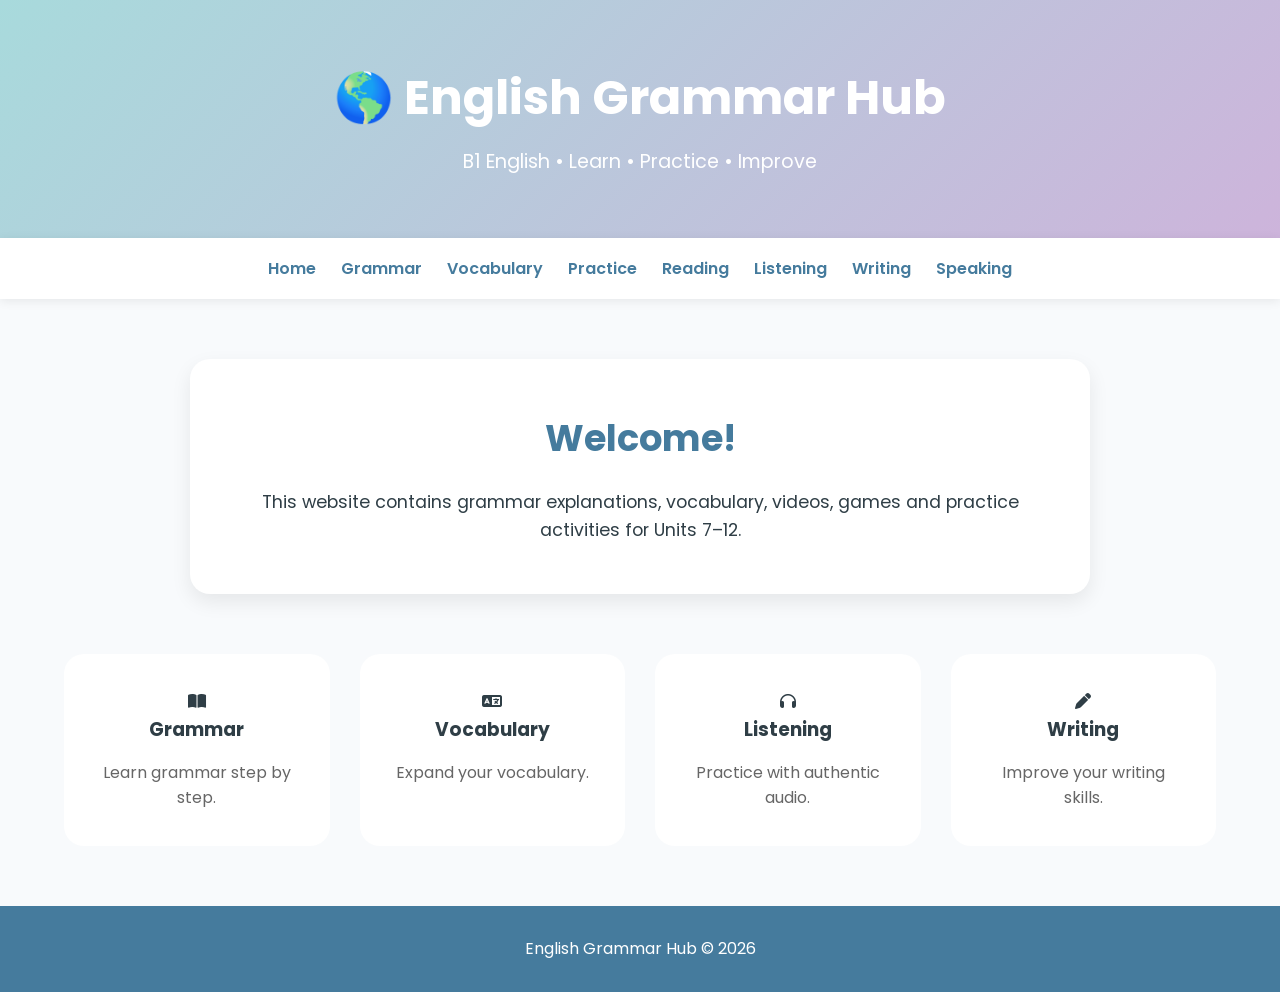
<file: index.html>
<!DOCTYPE html>
<html lang="en">
<head>
    <meta charset="UTF-8">
    <meta name="viewport" content="width=device-width, initial-scale=1.0">
    <title>English Grammar Hub</title>

    <!-- Google Fonts -->
    <link href="https://fonts.googleapis.com/css2?family=Poppins:wght@300;400;600;700&display=swap" rel="stylesheet">

    <!-- Font Awesome Icons -->
    <link rel="stylesheet" href="https://cdnjs.cloudflare.com/ajax/libs/font-awesome/6.5.2/css/all.min.css">

    <!-- CSS -->
    <link rel="stylesheet" href="styles.css">
</head>

<body>

<header>
    <h1>🌎 English Grammar Hub</h1>
    <p>B1 English • Learn • Practice • Improve</p>
</header>

<nav>

<a href="index.html">Home</a>

<a href="grammar.html">Grammar</a>

<a href="vocabulary.html">Vocabulary</a>

<a href="practice.html">Practice</a>

<a href="reading.html">Reading</a>

<a href="listening.html">Listening</a>

<a href="writing.html">Writing</a>

<a href="speaking.html">Speaking</a>
    
</nav>

<section class="hero">

    <h2>Welcome!</h2>

    <p>
        This website contains grammar explanations, vocabulary,
        videos, games and practice activities for Units 7–12.
    </p>

</section>

<section class="cards">

    <div class="card">
        <i class="fa-solid fa-book-open"></i>
        <h3>Grammar</h3>
        <p>Learn grammar step by step.</p>
    </div>

    <div class="card">
        <i class="fa-solid fa-language"></i>
        <h3>Vocabulary</h3>
        <p>Expand your vocabulary.</p>
    </div>

    <div class="card">
        <i class="fa-solid fa-headphones"></i>
        <h3>Listening</h3>
        <p>Practice with authentic audio.</p>
    </div>

    <div class="card">
        <i class="fa-solid fa-pen"></i>
        <h3>Writing</h3>
        <p>Improve your writing skills.</p>
    </div>

</section>

<footer>

<p>
English Grammar Hub © 2026
</p>

</footer>


<script src="script.js"></script>

</body>

</html>
</file>
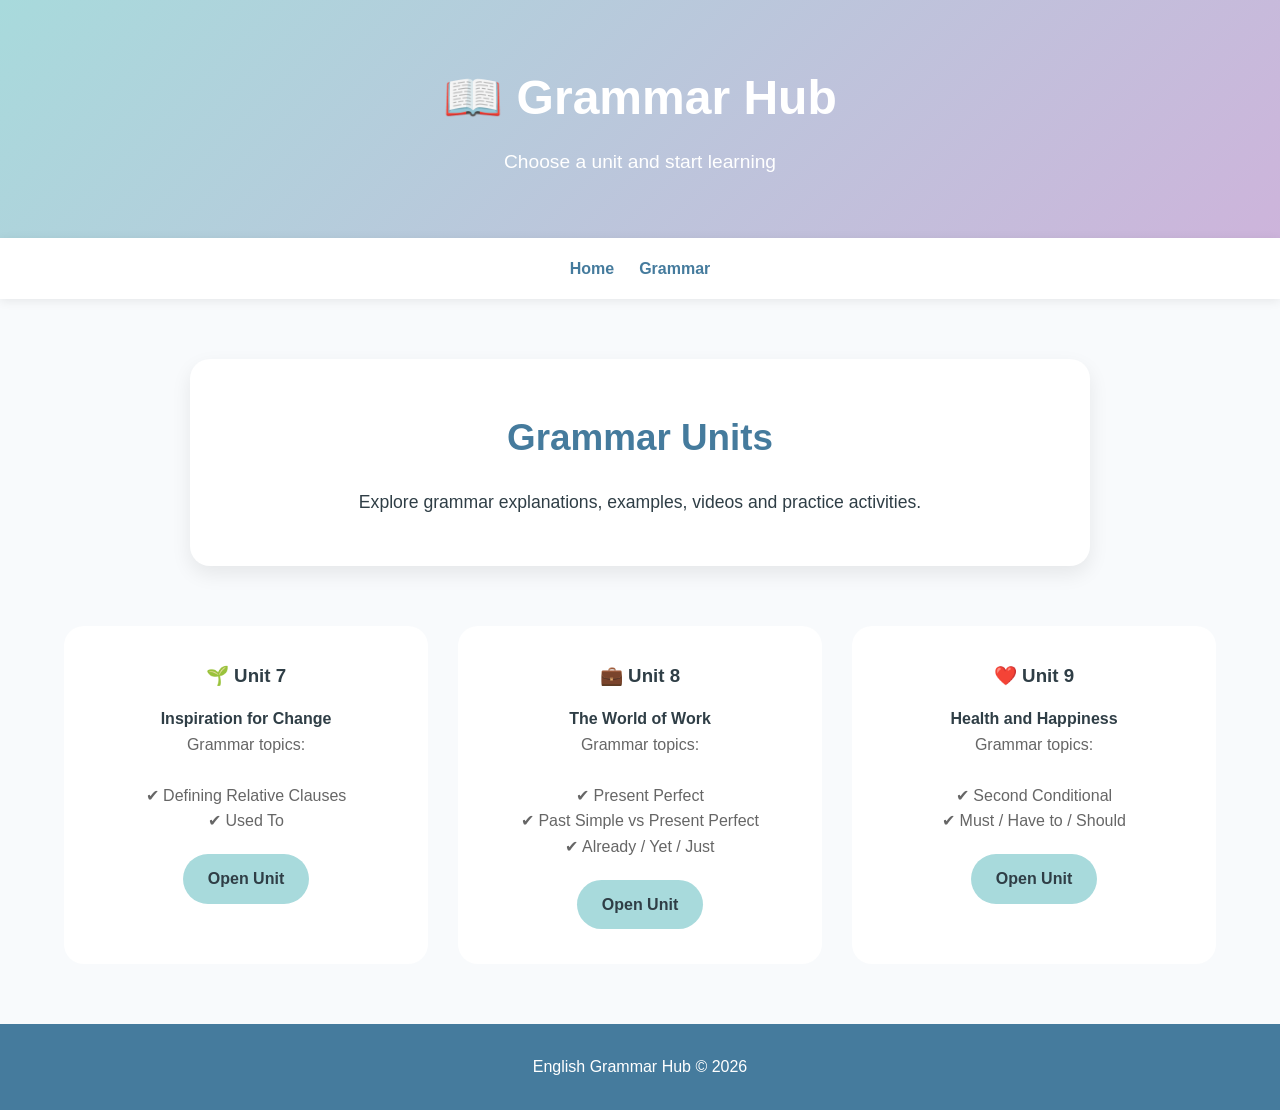
<file: grammar.html>
<!DOCTYPE html>
<html lang="en">

<head>

<meta charset="UTF-8">

<meta name="viewport" content="width=device-width, initial-scale=1.0">

<title>Grammar | English Grammar Hub</title>

<link rel="stylesheet" href="styles.css">

</head>


<body>


<header>

<h1>📖 Grammar Hub</h1>

<p>Choose a unit and start learning</p>

</header>



<nav>

<a href="index.html">Home</a>

<a href="grammar.html">Grammar</a>

</nav>




<section class="hero">

<h2>Grammar Units</h2>

<p>
Explore grammar explanations, examples,
videos and practice activities.
</p>

</section>




<section class="cards">


<div class="card">

<h3>🌱 Unit 7</h3>

<h4>Inspiration for Change</h4>

<p>

Grammar topics:

<br><br>

✔ Defining Relative Clauses

<br>

✔ Used To

</p>


<a class="button" href="unit7.html">
Open Unit
</a>


</div>





<div class="card">

<h3>💼 Unit 8</h3>

<h4>The World of Work</h4>

<p>

Grammar topics:

<br><br>

✔ Present Perfect

<br>

✔ Past Simple vs Present Perfect

<br>

✔ Already / Yet / Just

</p>


<a class="button" href="unit8.html">
Open Unit
</a>


</div>





<div class="card">

<h3>❤️ Unit 9</h3>

<h4>Health and Happiness</h4>

<p>

Grammar topics:

<br><br>

✔ Second Conditional

<br>

✔ Must / Have to / Should

</p>


<a class="button" href="unit9.html">
Open Unit
</a>


</div>



</section>




<footer>

<p>
English Grammar Hub © 2026
</p>

</footer>



</body>

</html>
</file>
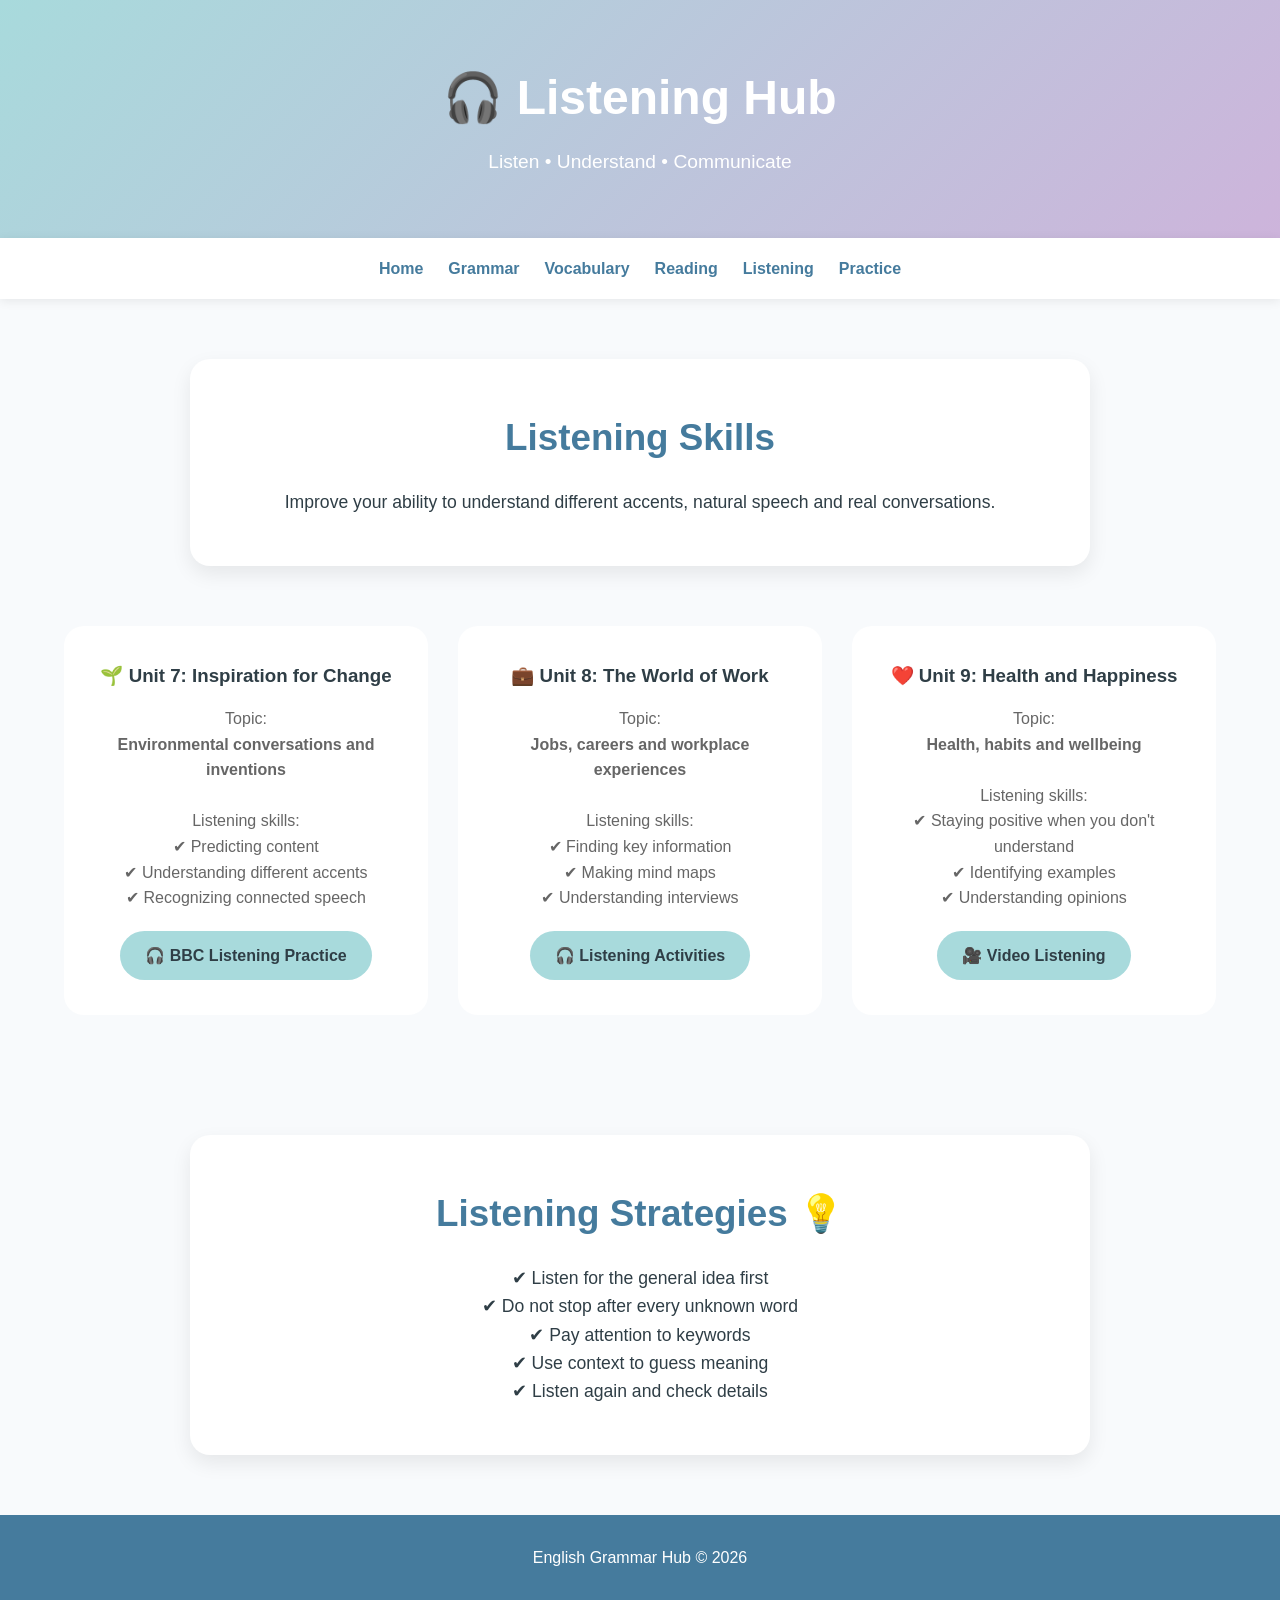
<file: listening.html>
<!DOCTYPE html>
<html lang="en">

<head>

<meta charset="UTF-8">

<meta name="viewport" content="width=device-width, initial-scale=1.0">

<title>Listening | English Grammar Hub</title>

<link rel="stylesheet" href="styles.css">

</head>


<body>


<header>

<h1>🎧 Listening Hub</h1>

<p>Listen • Understand • Communicate</p>

</header>




<nav>

<a href="index.html">Home</a>

<a href="grammar.html">Grammar</a>

<a href="vocabulary.html">Vocabulary</a>

<a href="reading.html">Reading</a>

<a href="listening.html">Listening</a>

<a href="practice.html">Practice</a>

</nav>





<section class="hero">

<h2>Listening Skills</h2>

<p>

Improve your ability to understand different accents,
natural speech and real conversations.

</p>

</section>





<section class="cards">



<div class="card">

<h3>🌱 Unit 7: Inspiration for Change</h3>

<p>

Topic:

<br>

<strong>Environmental conversations and inventions</strong>

<br><br>

Listening skills:

<br>

✔ Predicting content

<br>

✔ Understanding different accents

<br>

✔ Recognizing connected speech

</p>


<a class="button"

href="https://www.bbc.co.uk/learningenglish"

target="_blank">

🎧 BBC Listening Practice

</a>


</div>







<div class="card">

<h3>💼 Unit 8: The World of Work</h3>

<p>

Topic:

<br>

<strong>Jobs, careers and workplace experiences</strong>

<br><br>

Listening skills:

<br>

✔ Finding key information

<br>

✔ Making mind maps

<br>

✔ Understanding interviews

</p>


<a class="button"

href="https://learnenglish.britishcouncil.org/skills/listening"

target="_blank">

🎧 Listening Activities

</a>


</div>








<div class="card">

<h3>❤️ Unit 9: Health and Happiness</h3>

<p>

Topic:

<br>

<strong>Health, habits and wellbeing</strong>

<br><br>

Listening skills:

<br>

✔ Staying positive when you don't understand

<br>

✔ Identifying examples

<br>

✔ Understanding opinions

</p>


<a class="button"

href="https://www.youtube.com/@bbclearningenglish"

target="_blank">

🎥 Video Listening

</a>


</div>



</section>







<section class="hero">

<h2>Listening Strategies 💡</h2>


<p>

✔ Listen for the general idea first

<br>

✔ Do not stop after every unknown word

<br>

✔ Pay attention to keywords

<br>

✔ Use context to guess meaning

<br>

✔ Listen again and check details

</p>


</section>






<footer>

<p>

English Grammar Hub © 2026

</p>

</footer>



</body>

</html>
</file>
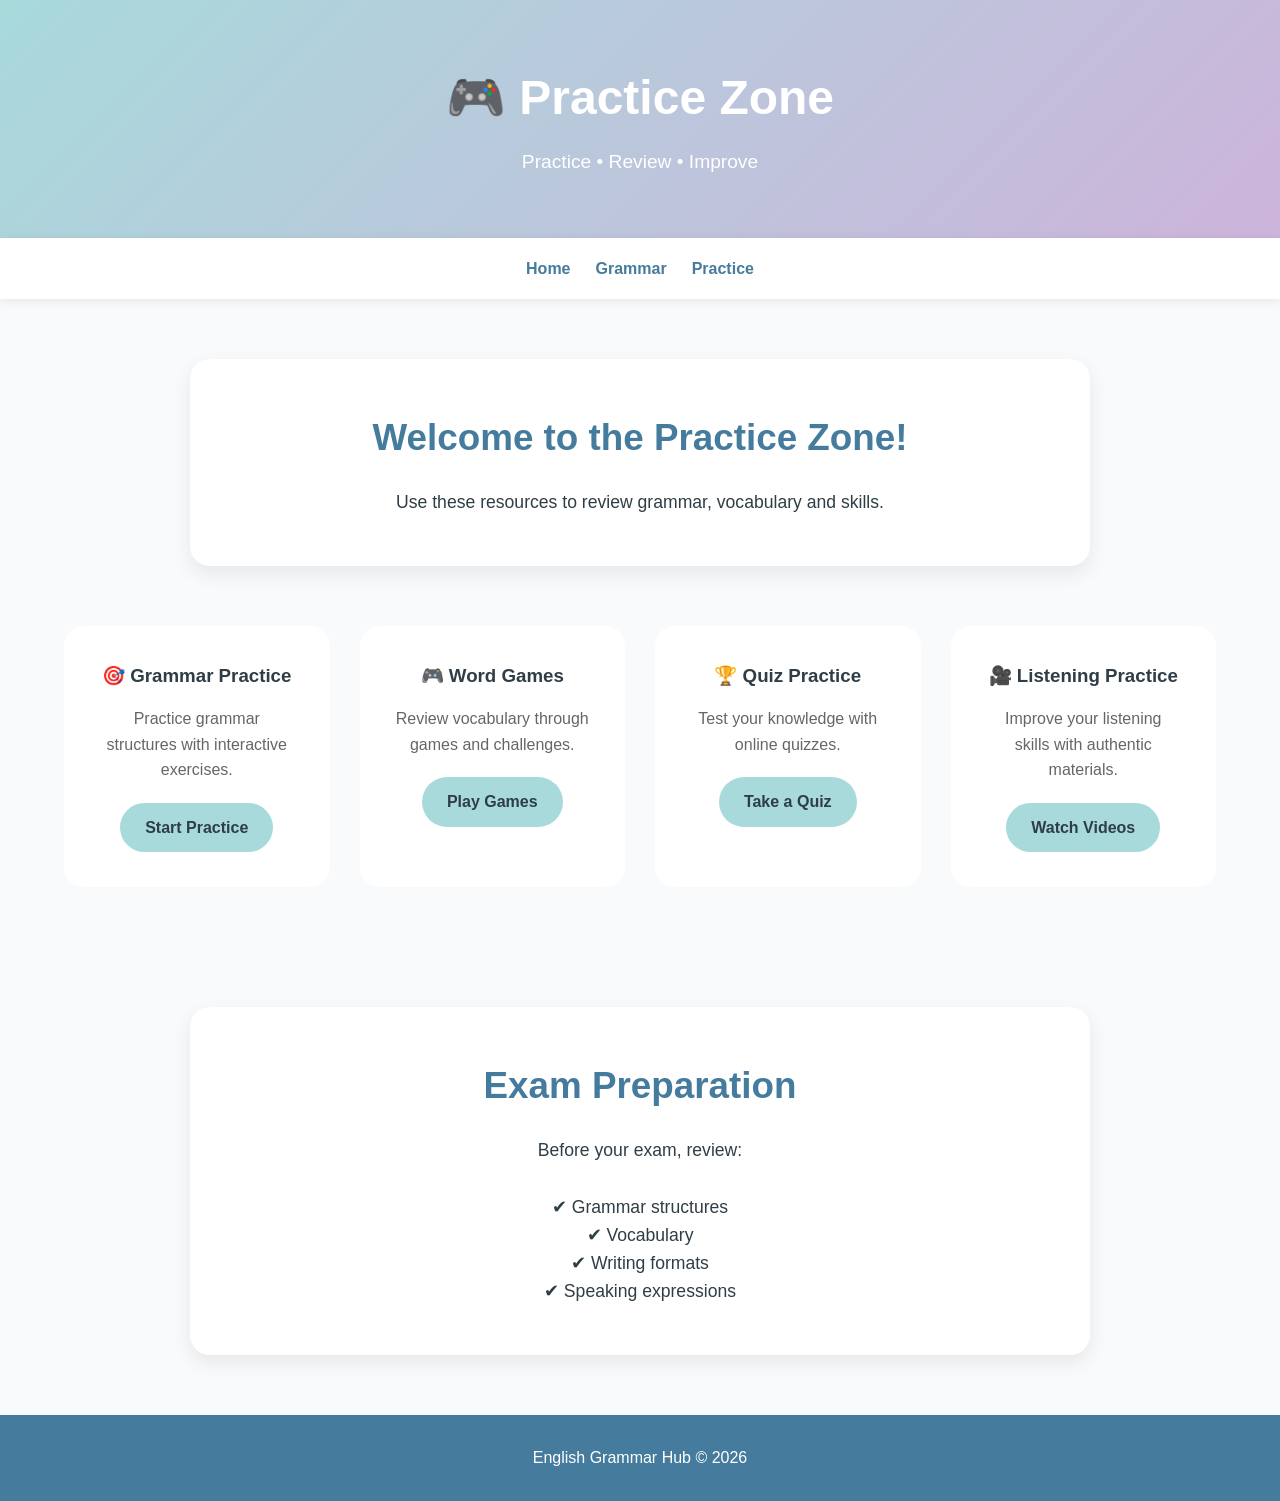
<file: practice.html>
<!DOCTYPE html>
<html lang="en">

<head>

<meta charset="UTF-8">

<meta name="viewport" content="width=device-width, initial-scale=1.0">

<title>Practice | English Grammar Hub</title>

<link rel="stylesheet" href="styles.css">

</head>


<body>


<header>

<h1>🎮 Practice Zone</h1>

<p>Practice • Review • Improve</p>

</header>



<nav>

<a href="index.html">Home</a>

<a href="grammar.html">Grammar</a>

<a href="practice.html">Practice</a>

</nav>




<section class="hero">

<h2>Welcome to the Practice Zone!</h2>

<p>

Use these resources to review grammar,
vocabulary and skills.

</p>

</section>




<section class="cards">



<div class="card">

<h3>🎯 Grammar Practice</h3>

<p>

Practice grammar structures with interactive exercises.

</p>


<a class="button"

href="https://www.perfect-english-grammar.com/grammar-exercises.html"

target="_blank">

Start Practice

</a>

</div>





<div class="card">

<h3>🎮 Word Games</h3>

<p>

Review vocabulary through games and challenges.

</p>


<a class="button"

href="https://wordwall.net/"

target="_blank">

Play Games

</a>

</div>





<div class="card">

<h3>🏆 Quiz Practice</h3>

<p>

Test your knowledge with online quizzes.

</p>


<a class="button"

href="https://quizizz.com/"

target="_blank">

Take a Quiz

</a>

</div>





<div class="card">

<h3>🎥 Listening Practice</h3>

<p>

Improve your listening skills with authentic materials.

</p>


<a class="button"

href="https://www.youtube.com/@bbclearningenglish"

target="_blank">

Watch Videos

</a>

</div>



</section>





<section class="hero">


<h2>Exam Preparation</h2>


<p>

Before your exam, review:

<br><br>

✔ Grammar structures

<br>

✔ Vocabulary

<br>

✔ Writing formats

<br>

✔ Speaking expressions

</p>


</section>





<footer>

<p>

English Grammar Hub © 2026

</p>

</footer>



</body>

</html>
</file>
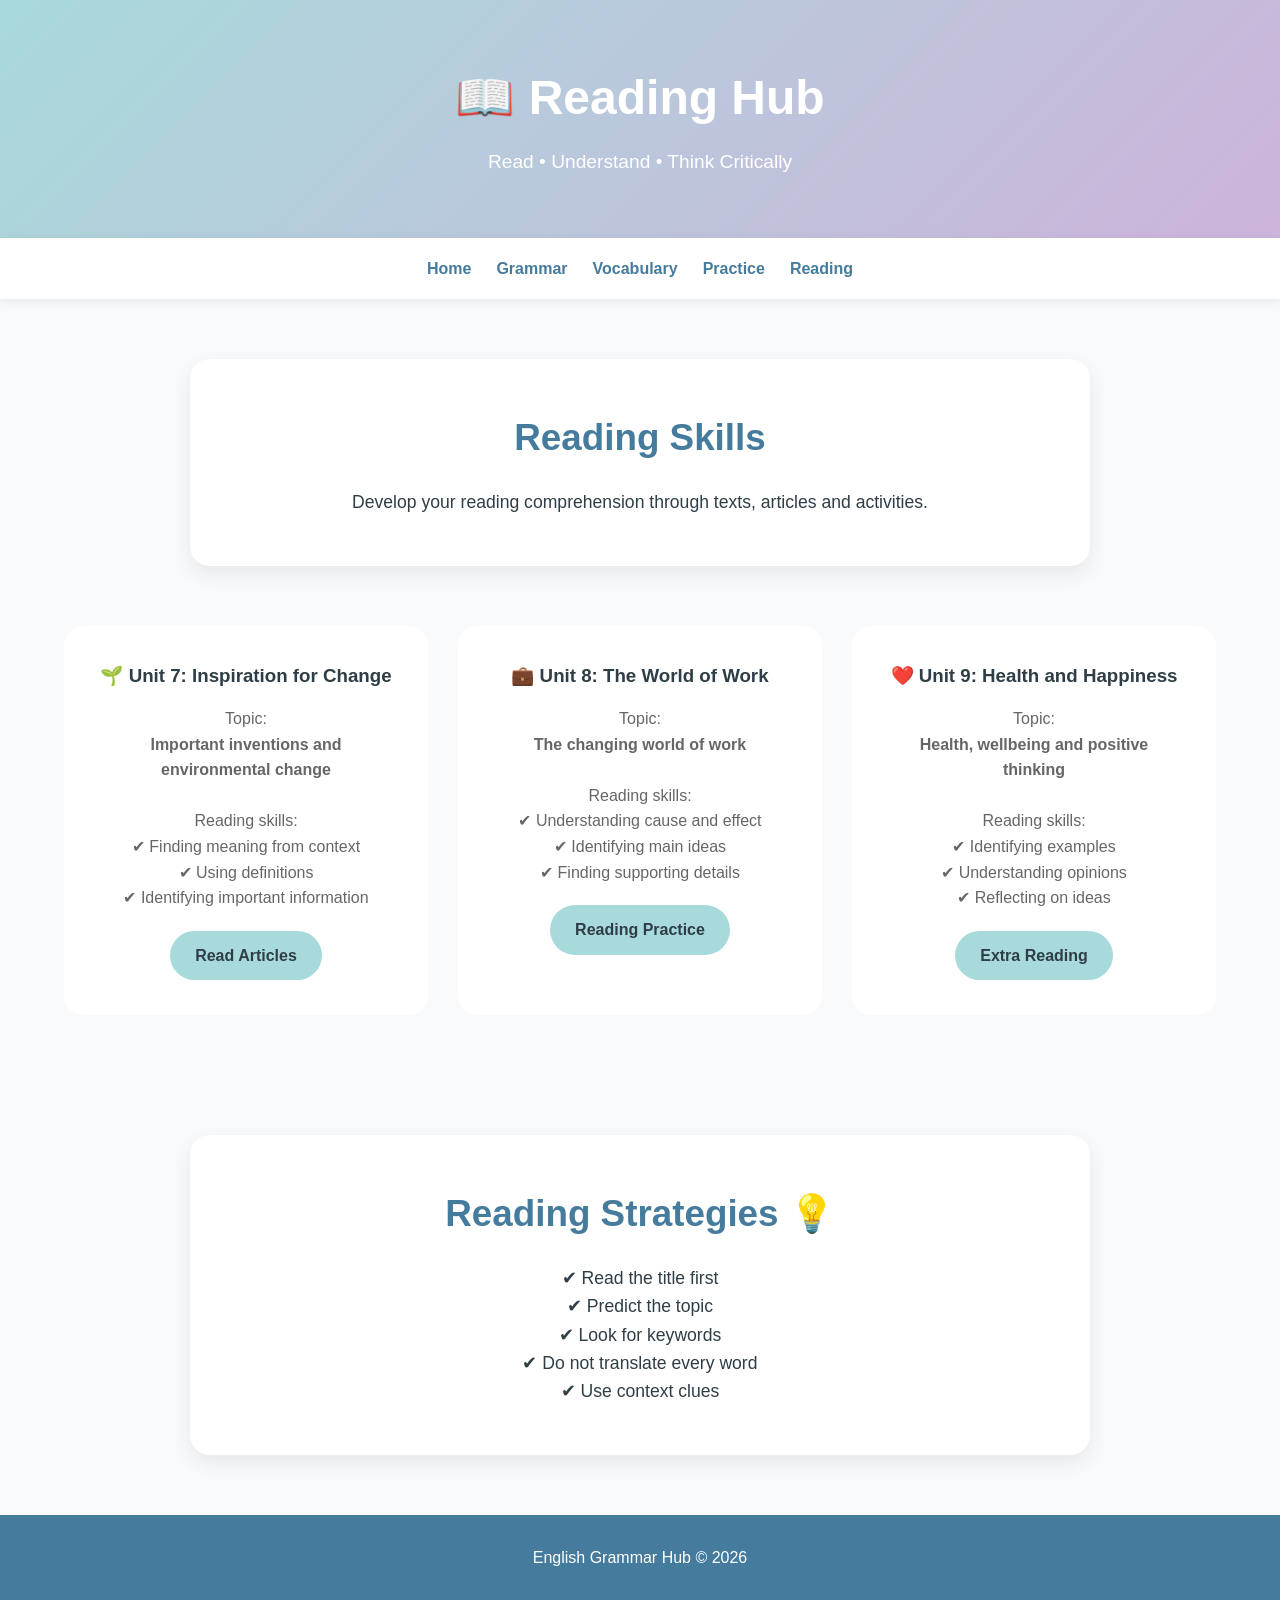
<file: reading.html>
<!DOCTYPE html>
<html lang="en">

<head>

<meta charset="UTF-8">

<meta name="viewport" content="width=device-width, initial-scale=1.0">

<title>Reading | English Grammar Hub</title>

<link rel="stylesheet" href="styles.css">

</head>


<body>


<header>

<h1>📖 Reading Hub</h1>

<p>Read • Understand • Think Critically</p>

</header>




<nav>

<a href="index.html">Home</a>

<a href="grammar.html">Grammar</a>

<a href="vocabulary.html">Vocabulary</a>

<a href="practice.html">Practice</a>

<a href="reading.html">Reading</a>

</nav>





<section class="hero">

<h2>Reading Skills</h2>

<p>

Develop your reading comprehension through
texts, articles and activities.

</p>

</section>





<section class="cards">



<div class="card">

<h3>🌱 Unit 7: Inspiration for Change</h3>

<p>

Topic:

<br>

<strong>Important inventions and environmental change</strong>

<br><br>

Reading skills:

<br>

✔ Finding meaning from context

<br>

✔ Using definitions

<br>

✔ Identifying important information

</p>


<a class="button"

href="https://www.nationalgeographic.com/environment/"

target="_blank">

Read Articles

</a>


</div>





<div class="card">

<h3>💼 Unit 8: The World of Work</h3>

<p>

Topic:

<br>

<strong>The changing world of work</strong>

<br><br>

Reading skills:

<br>

✔ Understanding cause and effect

<br>

✔ Identifying main ideas

<br>

✔ Finding supporting details

</p>


<a class="button"

href="https://learnenglish.britishcouncil.org/skills/reading"

target="_blank">

Reading Practice

</a>


</div>







<div class="card">

<h3>❤️ Unit 9: Health and Happiness</h3>

<p>

Topic:

<br>

<strong>Health, wellbeing and positive thinking</strong>

<br><br>

Reading skills:

<br>

✔ Identifying examples

<br>

✔ Understanding opinions

<br>

✔ Reflecting on ideas

</p>


<a class="button"

href="https://www.readingrockets.org/"

target="_blank">

Extra Reading

</a>


</div>




</section>






<section class="hero">

<h2>Reading Strategies 💡</h2>

<p>

✔ Read the title first

<br>

✔ Predict the topic

<br>

✔ Look for keywords

<br>

✔ Do not translate every word

<br>

✔ Use context clues

</p>


</section>





<footer>

<p>

English Grammar Hub © 2026

</p>

</footer>



</body>

</html>
</file>
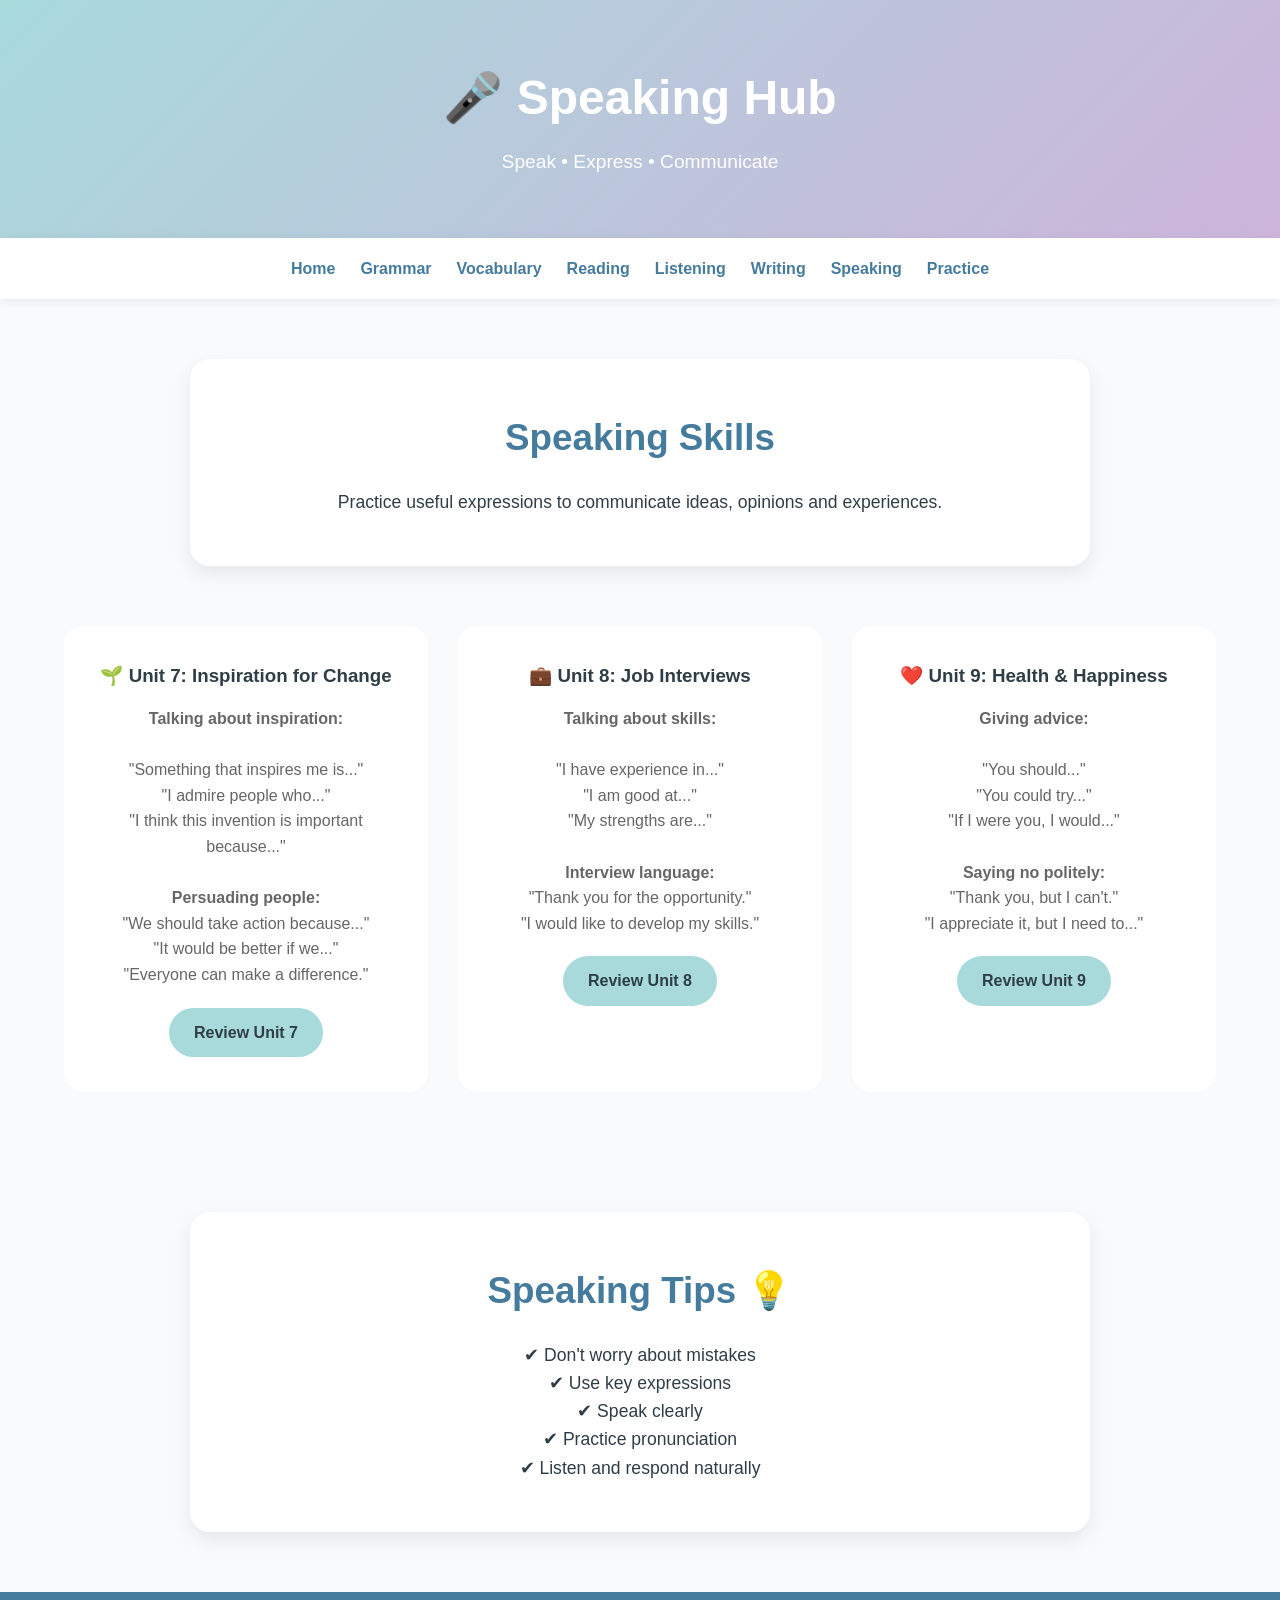
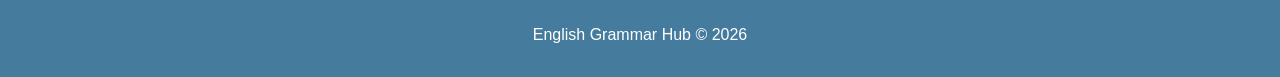
<file: speaking.html>
<!DOCTYPE html>
<html lang="en">

<head>

<meta charset="UTF-8">

<meta name="viewport" content="width=device-width, initial-scale=1.0">

<title>Speaking | English Grammar Hub</title>

<link rel="stylesheet" href="styles.css">

</head>


<body>


<header>

<h1>🎤 Speaking Hub</h1>

<p>Speak • Express • Communicate</p>

</header>




<nav>

<a href="index.html">Home</a>

<a href="grammar.html">Grammar</a>

<a href="vocabulary.html">Vocabulary</a>

<a href="reading.html">Reading</a>

<a href="listening.html">Listening</a>

<a href="writing.html">Writing</a>

<a href="speaking.html">Speaking</a>

<a href="practice.html">Practice</a>

</nav>





<section class="hero">

<h2>Speaking Skills</h2>

<p>

Practice useful expressions to communicate
ideas, opinions and experiences.

</p>

</section>





<section class="cards">



<div class="card">

<h3>🌱 Unit 7: Inspiration for Change</h3>

<p>

<strong>Talking about inspiration:</strong>

<br><br>

"Something that inspires me is..."

<br>

"I admire people who..."

<br>

"I think this invention is important because..."

<br><br>


<strong>Persuading people:</strong>

<br>

"We should take action because..."

<br>

"It would be better if we..."

<br>

"Everyone can make a difference."

</p>


<a class="button"

href="unit7.html">

Review Unit 7

</a>


</div>







<div class="card">

<h3>💼 Unit 8: Job Interviews</h3>

<p>

<strong>Talking about skills:</strong>

<br><br>

"I have experience in..."

<br>

"I am good at..."

<br>

"My strengths are..."

<br><br>


<strong>Interview language:</strong>

<br>

"Thank you for the opportunity."

<br>

"I would like to develop my skills."

</p>


<a class="button"

href="unit8.html">

Review Unit 8

</a>


</div>







<div class="card">

<h3>❤️ Unit 9: Health & Happiness</h3>

<p>

<strong>Giving advice:</strong>

<br><br>

"You should..."

<br>

"You could try..."

<br>

"If I were you, I would..."

<br><br>


<strong>Saying no politely:</strong>

<br>

"Thank you, but I can't."

<br>

"I appreciate it, but I need to..."

</p>


<a class="button"

href="unit9.html">

Review Unit 9

</a>


</div>



</section>







<section class="hero">


<h2>Speaking Tips 💡</h2>


<p>

✔ Don't worry about mistakes

<br>

✔ Use key expressions

<br>

✔ Speak clearly

<br>

✔ Practice pronunciation

<br>

✔ Listen and respond naturally

</p>


</section>






<footer>

<p>

English Grammar Hub © 2026

</p>

</footer>



</body>

</html>
</file>
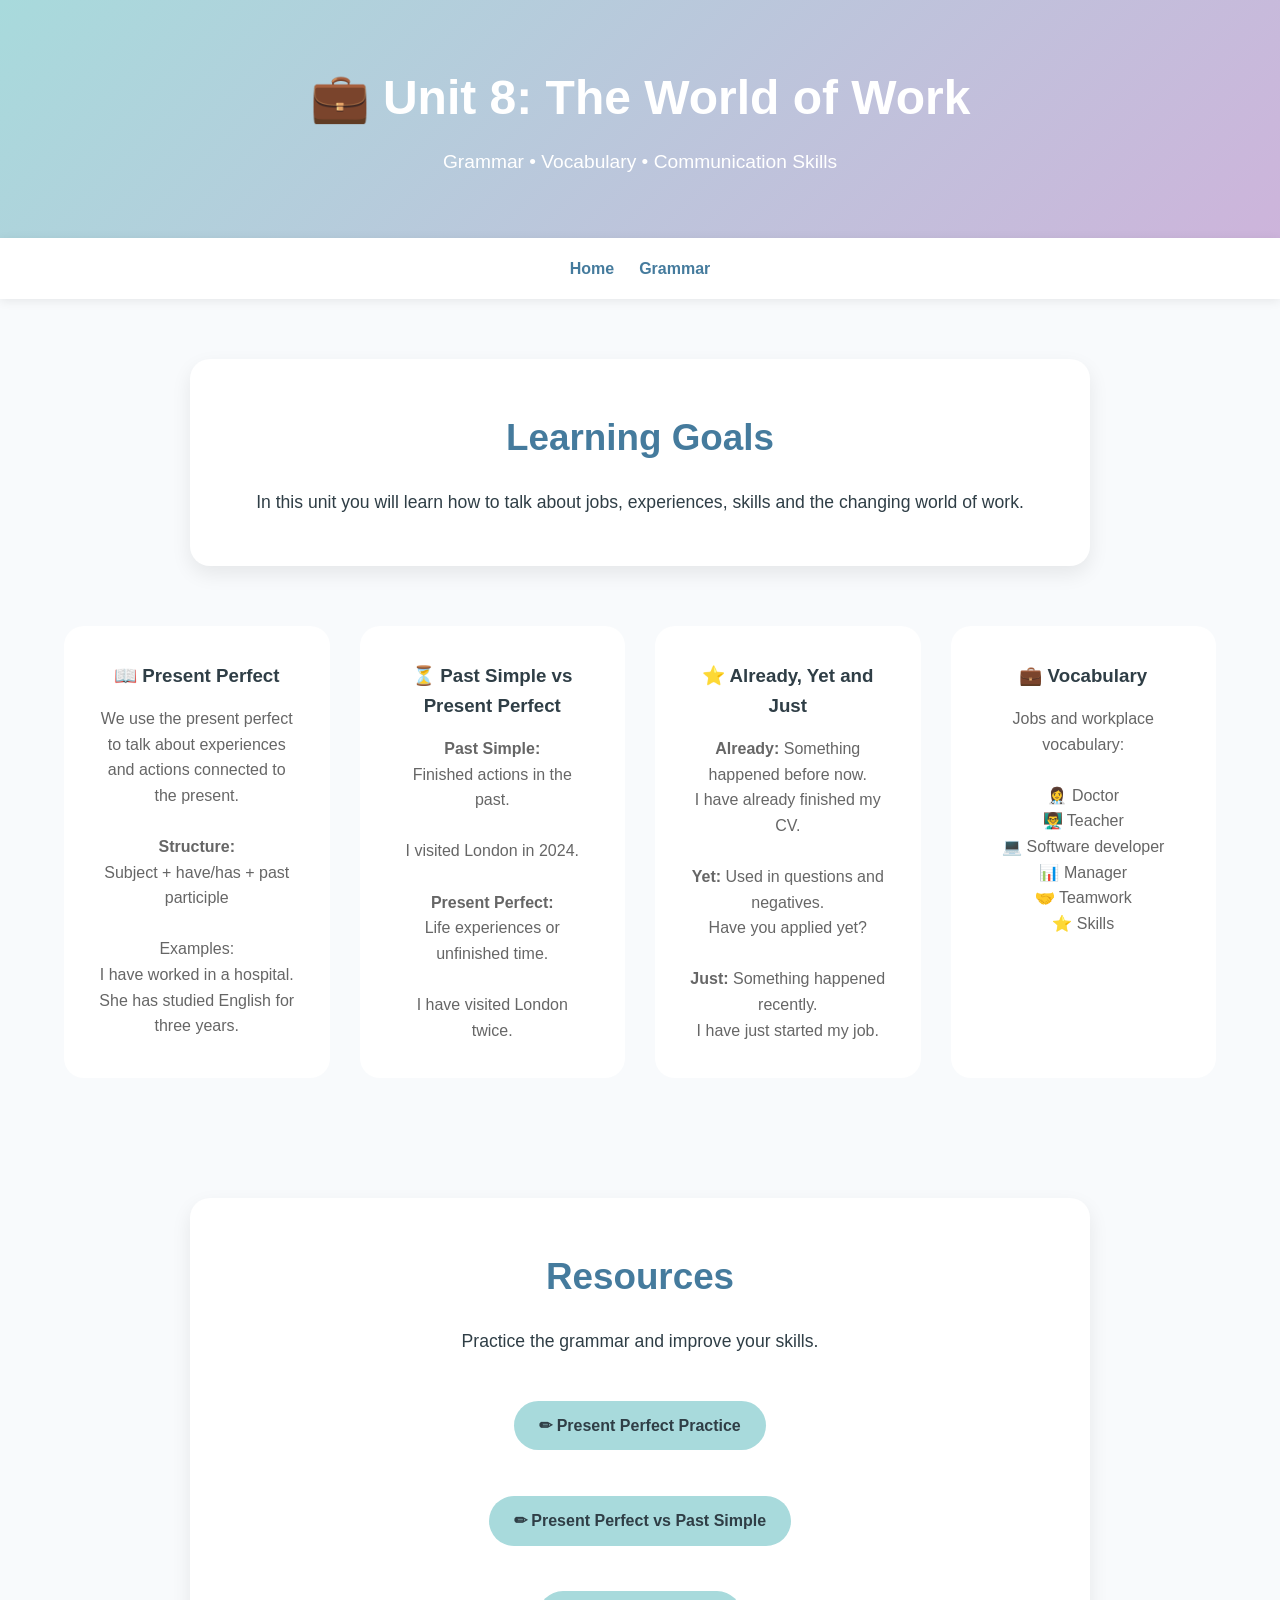
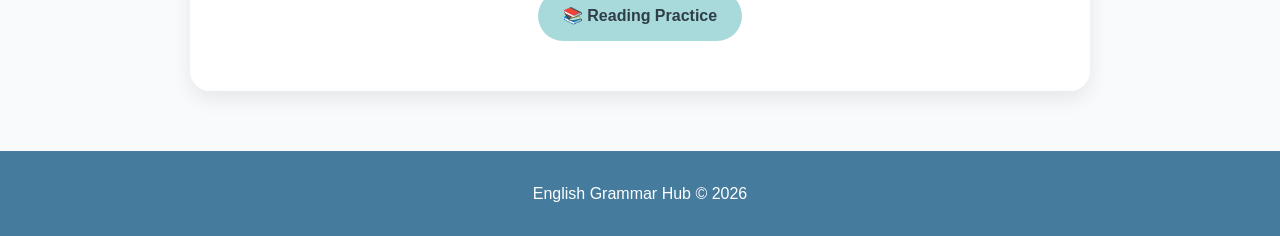
<file: unit8.html>
<!DOCTYPE html>
<html lang="en">

<head>

<meta charset="UTF-8">

<meta name="viewport" content="width=device-width, initial-scale=1.0">

<title>Unit 8 | The World of Work</title>

<link rel="stylesheet" href="styles.css">

</head>


<body>


<header>

<h1>💼 Unit 8: The World of Work</h1>

<p>Grammar • Vocabulary • Communication Skills</p>

</header>



<nav>

<a href="index.html">Home</a>

<a href="grammar.html">Grammar</a>

</nav>




<section class="hero">

<h2>Learning Goals</h2>

<p>

In this unit you will learn how to talk about
jobs, experiences, skills and the changing world
of work.

</p>

</section>




<section class="cards">



<div class="card">

<h3>📖 Present Perfect</h3>

<p>

We use the present perfect to talk about
experiences and actions connected to the present.

<br><br>

<strong>Structure:</strong>

<br>

Subject + have/has + past participle

<br><br>

Examples:

<br>

I have worked in a hospital.

<br>

She has studied English for three years.

</p>

</div>




<div class="card">

<h3>⏳ Past Simple vs Present Perfect</h3>

<p>

<strong>Past Simple:</strong>

<br>

Finished actions in the past.

<br><br>

I visited London in 2024.

<br><br>

<strong>Present Perfect:</strong>

<br>

Life experiences or unfinished time.

<br><br>

I have visited London twice.

</p>

</div>





<div class="card">

<h3>⭐ Already, Yet and Just</h3>

<p>

<strong>Already:</strong>

Something happened before now.

<br>

I have already finished my CV.

<br><br>


<strong>Yet:</strong>

Used in questions and negatives.

<br>

Have you applied yet?

<br><br>


<strong>Just:</strong>

Something happened recently.

<br>

I have just started my job.

</p>

</div>





<div class="card">

<h3>💼 Vocabulary</h3>

<p>

Jobs and workplace vocabulary:

<br><br>

👩‍⚕ Doctor

<br>

👨‍🏫 Teacher

<br>

💻 Software developer

<br>

📊 Manager

<br>

🤝 Teamwork

<br>

⭐ Skills

</p>

</div>



</section>






<section class="hero">

<h2>Resources</h2>


<p>

Practice the grammar and improve your skills.

</p>


<br>


<a class="button"

href="https://www.perfect-english-grammar.com/present-perfect.html"

target="_blank">

✏ Present Perfect Practice

</a>


<br><br>



<a class="button"

href="https://www.perfect-english-grammar.com/present-perfect-or-past-simple.html"

target="_blank">

✏ Present Perfect vs Past Simple

</a>



<br><br>


<a class="button"

href="https://learnenglish.britishcouncil.org/skills/reading"

target="_blank">

📚 Reading Practice

</a>


</section>





<footer>

<p>

English Grammar Hub © 2026

</p>

</footer>




</body>

</html>
</file>
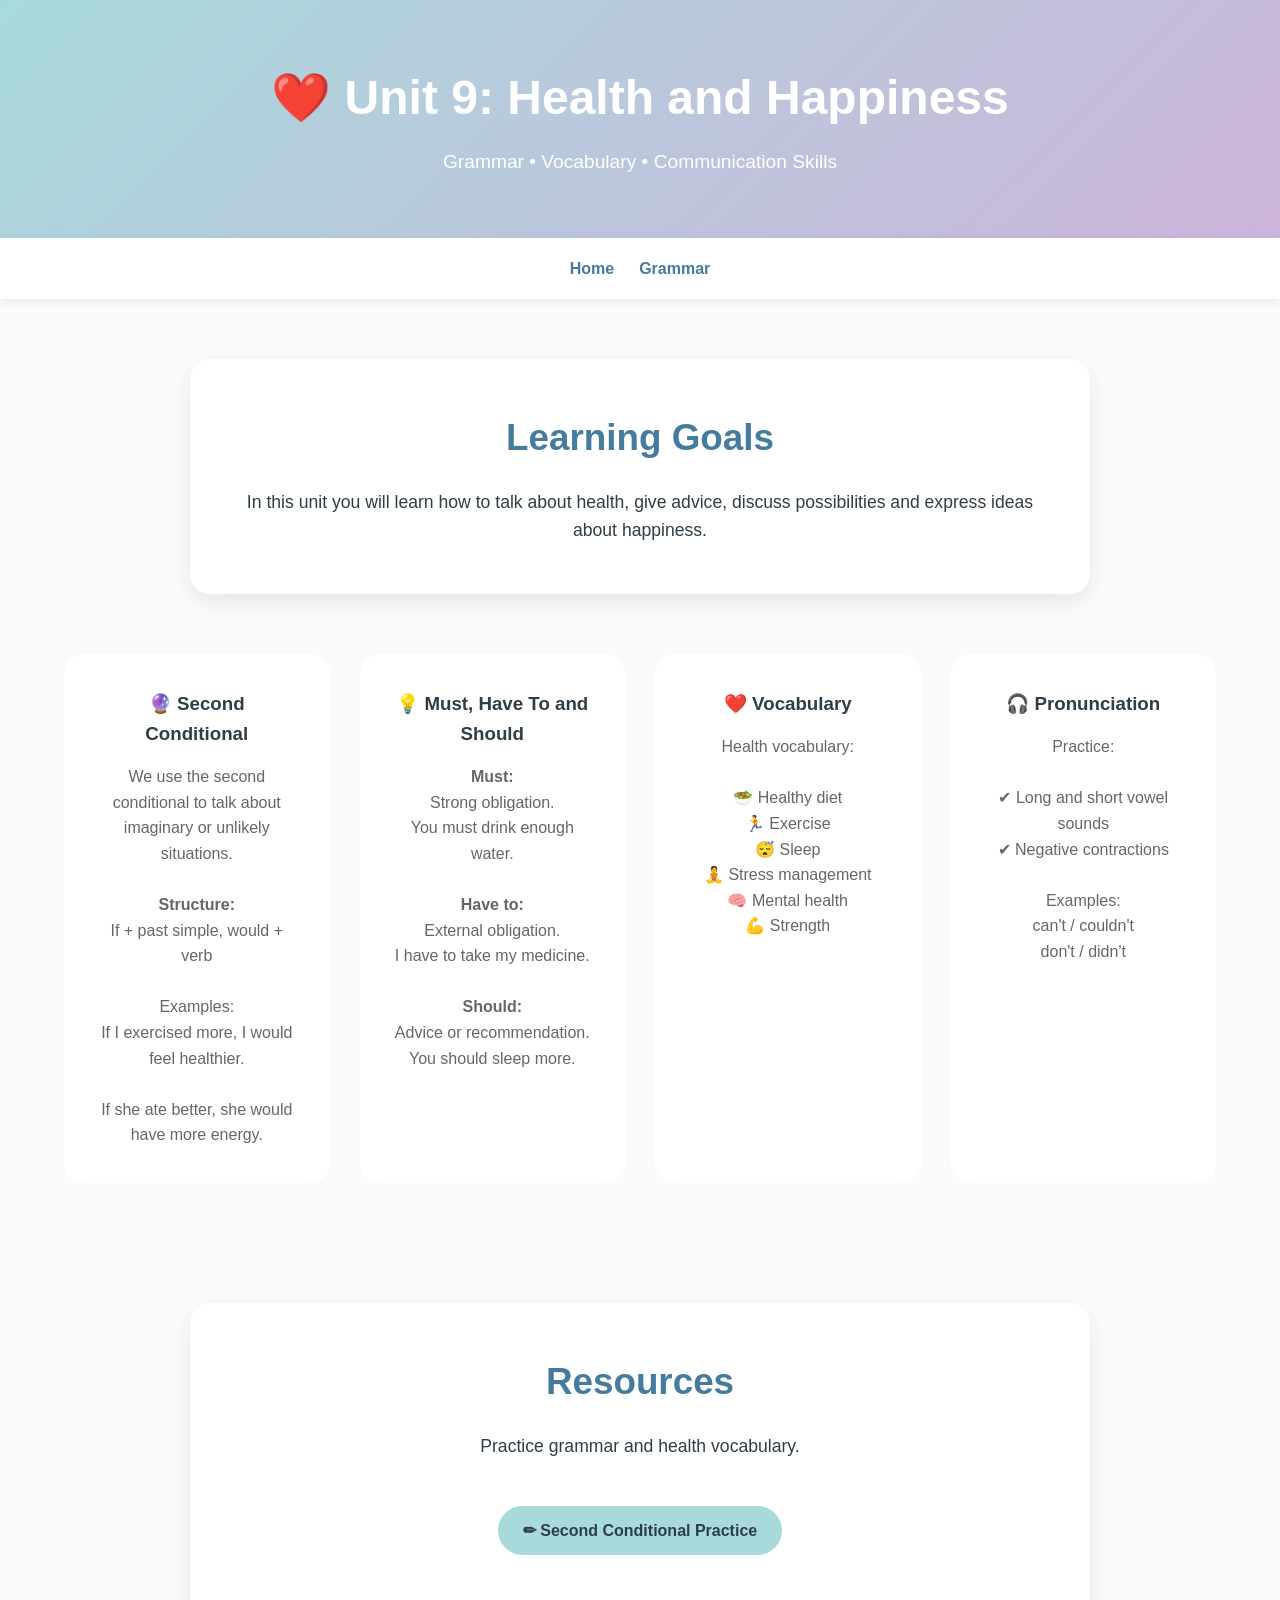
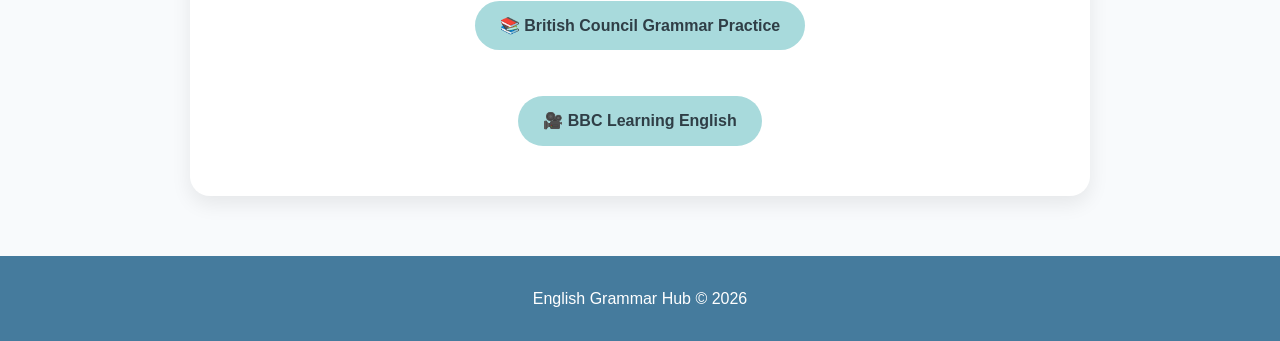
<file: unit9.html>
<!DOCTYPE html>
<html lang="en">

<head>

<meta charset="UTF-8">

<meta name="viewport" content="width=device-width, initial-scale=1.0">

<title>Unit 9 | Health and Happiness</title>

<link rel="stylesheet" href="styles.css">

</head>


<body>


<header>

<h1>❤️ Unit 9: Health and Happiness</h1>

<p>Grammar • Vocabulary • Communication Skills</p>

</header>



<nav>

<a href="index.html">Home</a>

<a href="grammar.html">Grammar</a>

</nav>




<section class="hero">

<h2>Learning Goals</h2>

<p>

In this unit you will learn how to talk about
health, give advice, discuss possibilities and
express ideas about happiness.

</p>

</section>





<section class="cards">



<div class="card">

<h3>🔮 Second Conditional</h3>

<p>

We use the second conditional to talk about
imaginary or unlikely situations.

<br><br>

<strong>Structure:</strong>

<br>

If + past simple, would + verb

<br><br>

Examples:

<br>

If I exercised more, I would feel healthier.

<br><br>

If she ate better, she would have more energy.

</p>

</div>





<div class="card">

<h3>💡 Must, Have To and Should</h3>

<p>

<strong>Must:</strong>

<br>

Strong obligation.

<br>

You must drink enough water.

<br><br>


<strong>Have to:</strong>

<br>

External obligation.

<br>

I have to take my medicine.

<br><br>


<strong>Should:</strong>

<br>

Advice or recommendation.

<br>

You should sleep more.

</p>

</div>





<div class="card">

<h3>❤️ Vocabulary</h3>

<p>

Health vocabulary:

<br><br>

🥗 Healthy diet

<br>

🏃 Exercise

<br>

😴 Sleep

<br>

🧘 Stress management

<br>

🧠 Mental health

<br>

💪 Strength

</p>

</div>





<div class="card">

<h3>🎧 Pronunciation</h3>

<p>

Practice:

<br><br>

✔ Long and short vowel sounds

<br>

✔ Negative contractions

<br><br>

Examples:

<br>

can't / couldn't

<br>

don't / didn't

</p>

</div>



</section>







<section class="hero">


<h2>Resources</h2>


<p>

Practice grammar and health vocabulary.

</p>


<br>


<a class="button"

href="https://www.perfect-english-grammar.com/second-conditional.html"

target="_blank">

✏ Second Conditional Practice

</a>



<br><br>



<a class="button"

href="https://learnenglish.britishcouncil.org/grammar"

target="_blank">

📚 British Council Grammar Practice

</a>



<br><br>



<a class="button"

href="https://www.youtube.com/@bbclearningenglish"

target="_blank">

🎥 BBC Learning English

</a>



</section>






<footer>

<p>

English Grammar Hub © 2026

</p>

</footer>



</body>

</html>
</file>
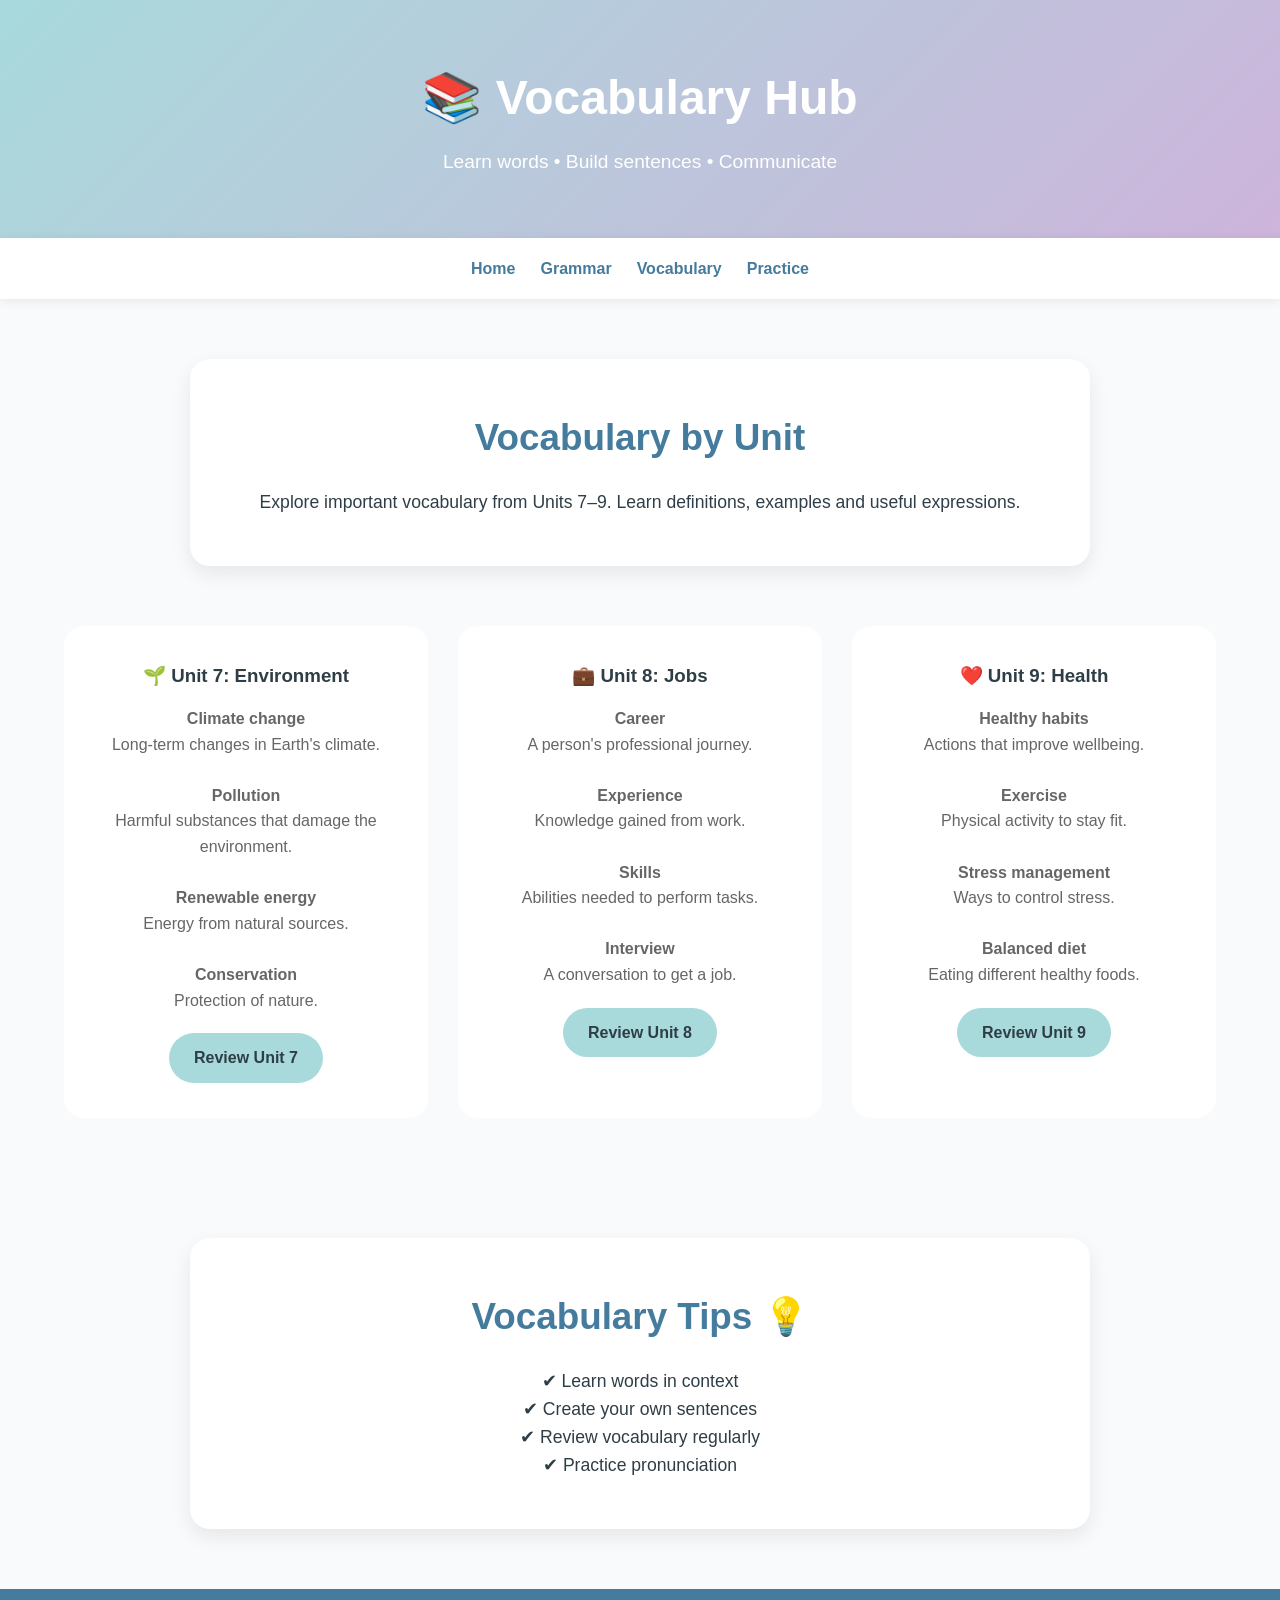
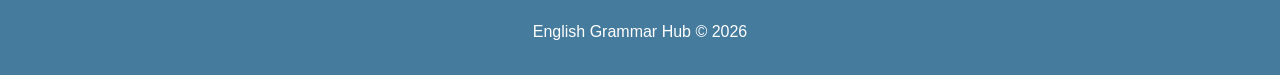
<file: vocabulary.html>
<!DOCTYPE html>
<html lang="en">

<head>

<meta charset="UTF-8">

<meta name="viewport" content="width=device-width, initial-scale=1.0">

<title>Vocabulary | English Grammar Hub</title>

<link rel="stylesheet" href="styles.css">

</head>


<body>


<header>

<h1>📚 Vocabulary Hub</h1>

<p>Learn words • Build sentences • Communicate</p>

</header>



<nav>

<a href="index.html">Home</a>

<a href="grammar.html">Grammar</a>

<a href="vocabulary.html">Vocabulary</a>

<a href="practice.html">Practice</a>

</nav>





<section class="hero">

<h2>Vocabulary by Unit</h2>

<p>

Explore important vocabulary from Units 7–9.

Learn definitions, examples and useful expressions.

</p>

</section>





<section class="cards">



<div class="card">

<h3>🌱 Unit 7: Environment</h3>

<p>

<strong>Climate change</strong>

<br>

Long-term changes in Earth's climate.

<br><br>


<strong>Pollution</strong>

<br>

Harmful substances that damage the environment.

<br><br>


<strong>Renewable energy</strong>

<br>

Energy from natural sources.

<br><br>


<strong>Conservation</strong>

<br>

Protection of nature.

</p>


<a class="button"

href="unit7.html">

Review Unit 7

</a>


</div>






<div class="card">

<h3>💼 Unit 8: Jobs</h3>

<p>

<strong>Career</strong>

<br>

A person's professional journey.

<br><br>


<strong>Experience</strong>

<br>

Knowledge gained from work.

<br><br>


<strong>Skills</strong>

<br>

Abilities needed to perform tasks.

<br><br>


<strong>Interview</strong>

<br>

A conversation to get a job.

</p>


<a class="button"

href="unit8.html">

Review Unit 8

</a>


</div>







<div class="card">

<h3>❤️ Unit 9: Health</h3>

<p>

<strong>Healthy habits</strong>

<br>

Actions that improve wellbeing.

<br><br>


<strong>Exercise</strong>

<br>

Physical activity to stay fit.

<br><br>


<strong>Stress management</strong>

<br>

Ways to control stress.

<br><br>


<strong>Balanced diet</strong>

<br>

Eating different healthy foods.

</p>


<a class="button"

href="unit9.html">

Review Unit 9

</a>


</div>



</section>







<section class="hero">

<h2>Vocabulary Tips 💡</h2>


<p>

✔ Learn words in context

<br>

✔ Create your own sentences

<br>

✔ Review vocabulary regularly

<br>

✔ Practice pronunciation

</p>


</section>






<footer>

<p>

English Grammar Hub © 2026

</p>

</footer>



</body>

</html>
</file>
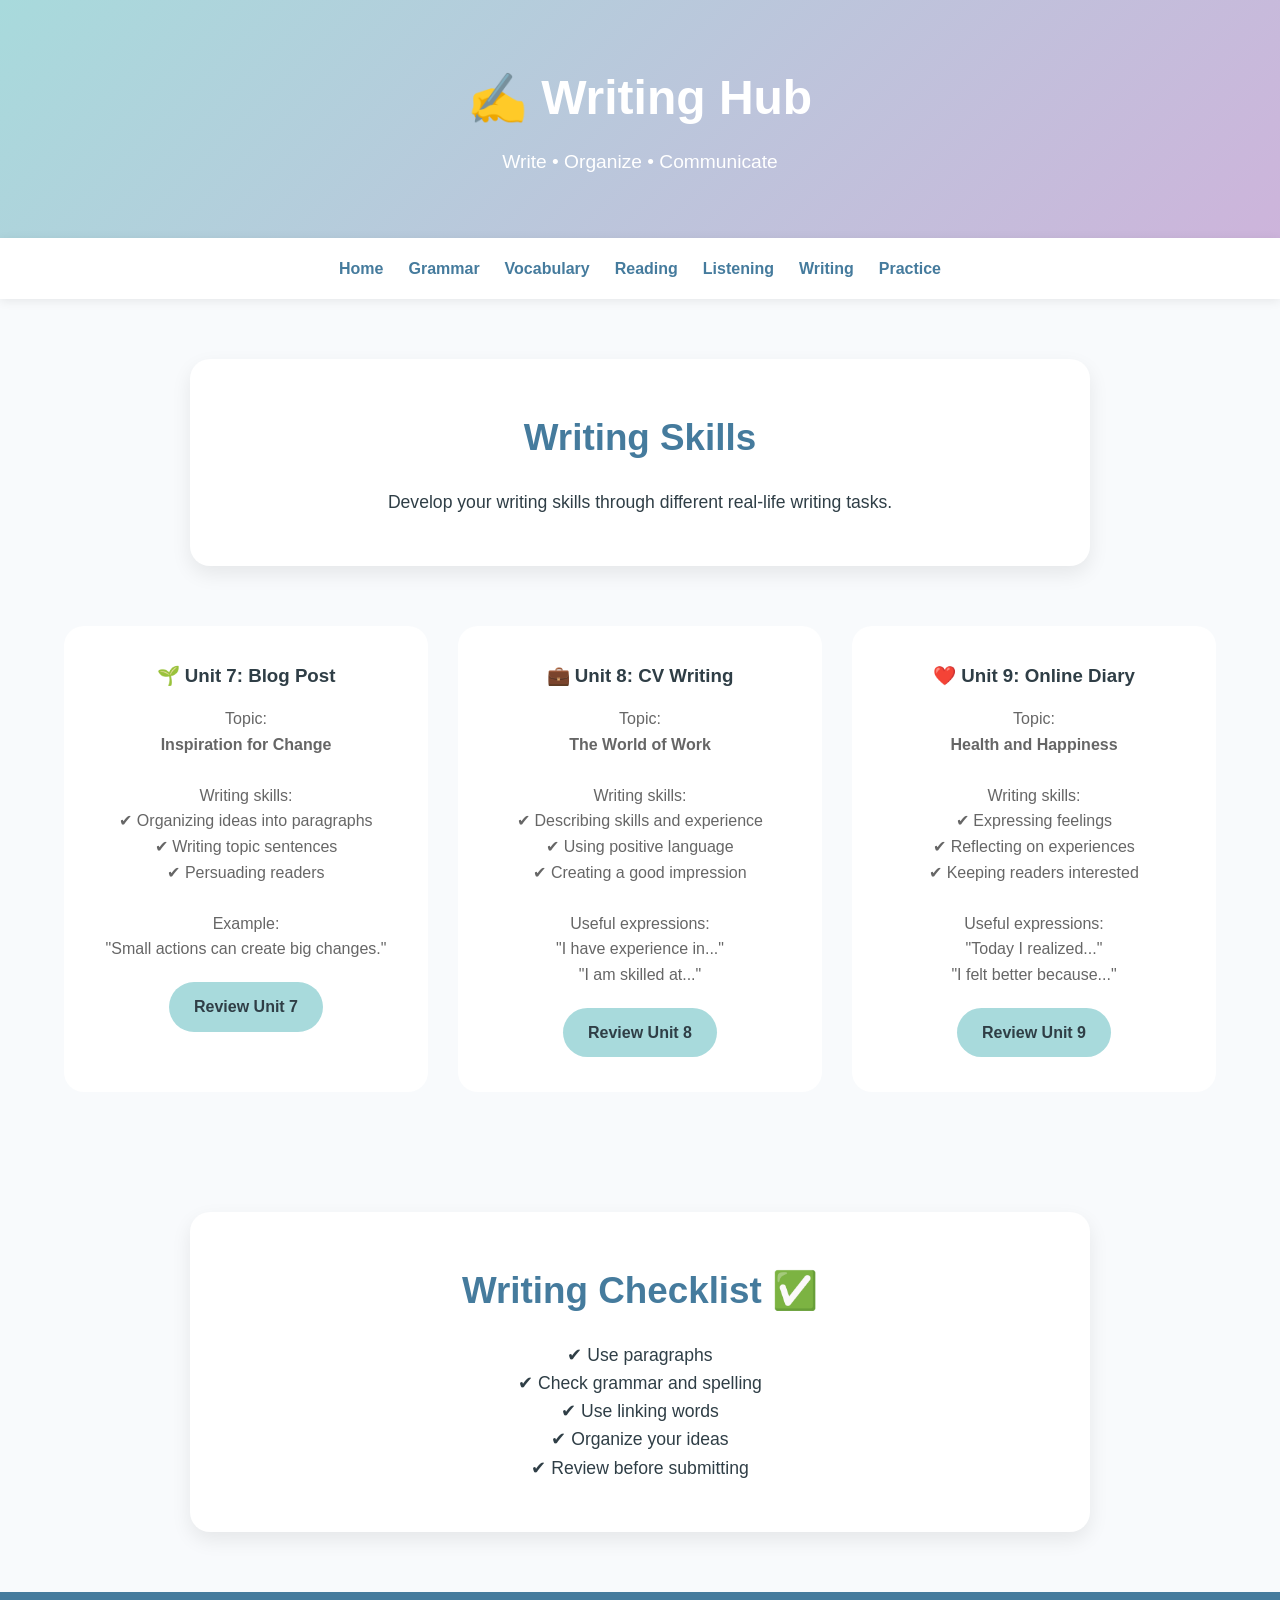
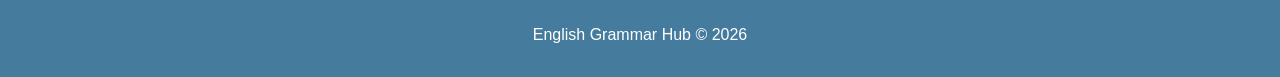
<file: writing.html>
<!DOCTYPE html>
<html lang="en">

<head>

<meta charset="UTF-8">

<meta name="viewport" content="width=device-width, initial-scale=1.0">

<title>Writing | English Grammar Hub</title>

<link rel="stylesheet" href="styles.css">

</head>


<body>


<header>

<h1>✍️ Writing Hub</h1>

<p>Write • Organize • Communicate</p>

</header>




<nav>

<a href="index.html">Home</a>

<a href="grammar.html">Grammar</a>

<a href="vocabulary.html">Vocabulary</a>

<a href="reading.html">Reading</a>

<a href="listening.html">Listening</a>

<a href="writing.html">Writing</a>

<a href="practice.html">Practice</a>

</nav>





<section class="hero">

<h2>Writing Skills</h2>

<p>

Develop your writing skills through different
real-life writing tasks.

</p>

</section>





<section class="cards">



<div class="card">

<h3>🌱 Unit 7: Blog Post</h3>

<p>

Topic:

<br>

<strong>Inspiration for Change</strong>

<br><br>

Writing skills:

<br>

✔ Organizing ideas into paragraphs

<br>

✔ Writing topic sentences

<br>

✔ Persuading readers

<br><br>

Example:

<br>

"Small actions can create big changes."

</p>


<a class="button"

href="unit7.html">

Review Unit 7

</a>


</div>







<div class="card">

<h3>💼 Unit 8: CV Writing</h3>

<p>

Topic:

<br>

<strong>The World of Work</strong>

<br><br>

Writing skills:

<br>

✔ Describing skills and experience

<br>

✔ Using positive language

<br>

✔ Creating a good impression

<br><br>

Useful expressions:

<br>

"I have experience in..."

<br>

"I am skilled at..."

</p>


<a class="button"

href="unit8.html">

Review Unit 8

</a>


</div>







<div class="card">

<h3>❤️ Unit 9: Online Diary</h3>

<p>

Topic:

<br>

<strong>Health and Happiness</strong>

<br><br>

Writing skills:

<br>

✔ Expressing feelings

<br>

✔ Reflecting on experiences

<br>

✔ Keeping readers interested

<br><br>

Useful expressions:

<br>

"Today I realized..."

<br>

"I felt better because..."

</p>


<a class="button"

href="unit9.html">

Review Unit 9

</a>


</div>



</section>







<section class="hero">


<h2>Writing Checklist ✅</h2>


<p>

✔ Use paragraphs

<br>

✔ Check grammar and spelling

<br>

✔ Use linking words

<br>

✔ Organize your ideas

<br>

✔ Review before submitting

</p>


</section>






<footer>

<p>

English Grammar Hub © 2026

</p>

</footer>



</body>

</html>
</file>
<file: styles.css>
/* ===========================
   English Grammar Hub
   styles.css
=========================== */


/* ---------- General ---------- */

*{
    margin:0;
    padding:0;
    box-sizing:border-box;
}


body{

    font-family:'Poppins', sans-serif;

    background:#F8FAFC;

    color:#2F3E46;

    line-height:1.6;

}



/* ---------- General Header ---------- */


header{

    background:linear-gradient(135deg,#A8DADC,#CDB4DB);

    text-align:center;

    padding:60px 20px;

    color:white;

}


header h1{

    font-size:3rem;

    margin-bottom:10px;

    color:white;

}


header p{

    font-size:1.2rem;

    color:white;

}




/* ---------- Navigation ---------- */


nav{

    background:white;

    display:flex;

    justify-content:center;

    flex-wrap:wrap;

    gap:25px;

    padding:18px;

    position:sticky;

    top:0;

    box-shadow:0 2px 10px rgba(0,0,0,.08);

    z-index:1000;

}



nav a{

    text-decoration:none;

    color:#457B9D;

    font-weight:600;

    transition:.3s;

}



nav a:hover{

    color:#E76F51;

}



/* ---------- Hero Sections ---------- */


.hero{

    max-width:900px;

    margin:60px auto;

    background:white;

    padding:50px;

    border-radius:20px;

    text-align:center;

    box-shadow:0 8px 20px rgba(0,0,0,.08);

}


.hero h2{

    font-size:2.3rem;

    margin-bottom:20px;

    color:#457B9D;

}


.hero p{

    font-size:1.1rem;

    color:#2F3E46;

}



/* ---------- Cards ---------- */


.cards{

    width:90%;

    max-width:1200px;

    margin:auto;

    display:grid;

    grid-template-columns:repeat(auto-fit,minmax(250px,1fr));

    gap:30px;

    padding-bottom:60px;

}



.card{

    background:white;

    border-radius:20px;

    padding:35px;

    text-align:center;

    box-shadow:0 8px-20px rgba(0,0,0,.08);

    transition:.3s;

}



.card:hover{

    transform:translateY(-8px);

}


.card h3{

    margin-bottom:15px;

    color:#2F3E46;

}


.card p{

    color:#666;

}



/* ---------- Buttons ---------- */


.button{

    display:inline-block;

    background:#A8DADC;

    color:#2F3E46;

    padding:12px 25px;

    border-radius:25px;

    text-decoration:none;

    font-weight:600;

    margin-top:20px;

    transition:.3s;

}



.button:hover{

    background:#CDB4DB;

    transform:translateY(-3px);

}



/* ---------- Unit Image ---------- */


.unit-image{

    width:300px;

    height:180px;

    object-fit:cover;

    border-radius:20px;

    margin-bottom:25px;

    box-shadow:0 8px 20px rgba(0,0,0,.15);

}



/* ===========================
   Unit 7 Theme - Environment
=========================== */


.unit7-header{

    background:linear-gradient(135deg,#95D5B2,#D8F3DC);

    text-align:center;

    padding:60px 20px;

}


.unit7-header h1{

    color:#1B4332;

}



.unit7-header p{

    color:#2D6A4F;

}



.unit7-header .unit-image{

    width:300px;

    height:180px;

    object-fit:cover;

    border-radius:20px;

    margin-bottom:25px;

}



/* Unit 7 Buttons */


.unit7-button{

    background:#52B788;

    color:white;

}



.unit7-button:hover{

    background:#2D6A4F;

}



/* ---------- Footer ---------- */


footer{

    background:#457B9D;

    color:white;

    text-align:center;

    padding:30px;

}



/* ---------- Responsive ---------- */


@media(max-width:768px){


header h1{

    font-size:2.2rem;

}


.hero{

    margin:30px 15px;

    padding:30px;

}


nav{

    gap:15px;

}


.unit-image{

    width:90%;

    height:auto;

}


}
</file>
